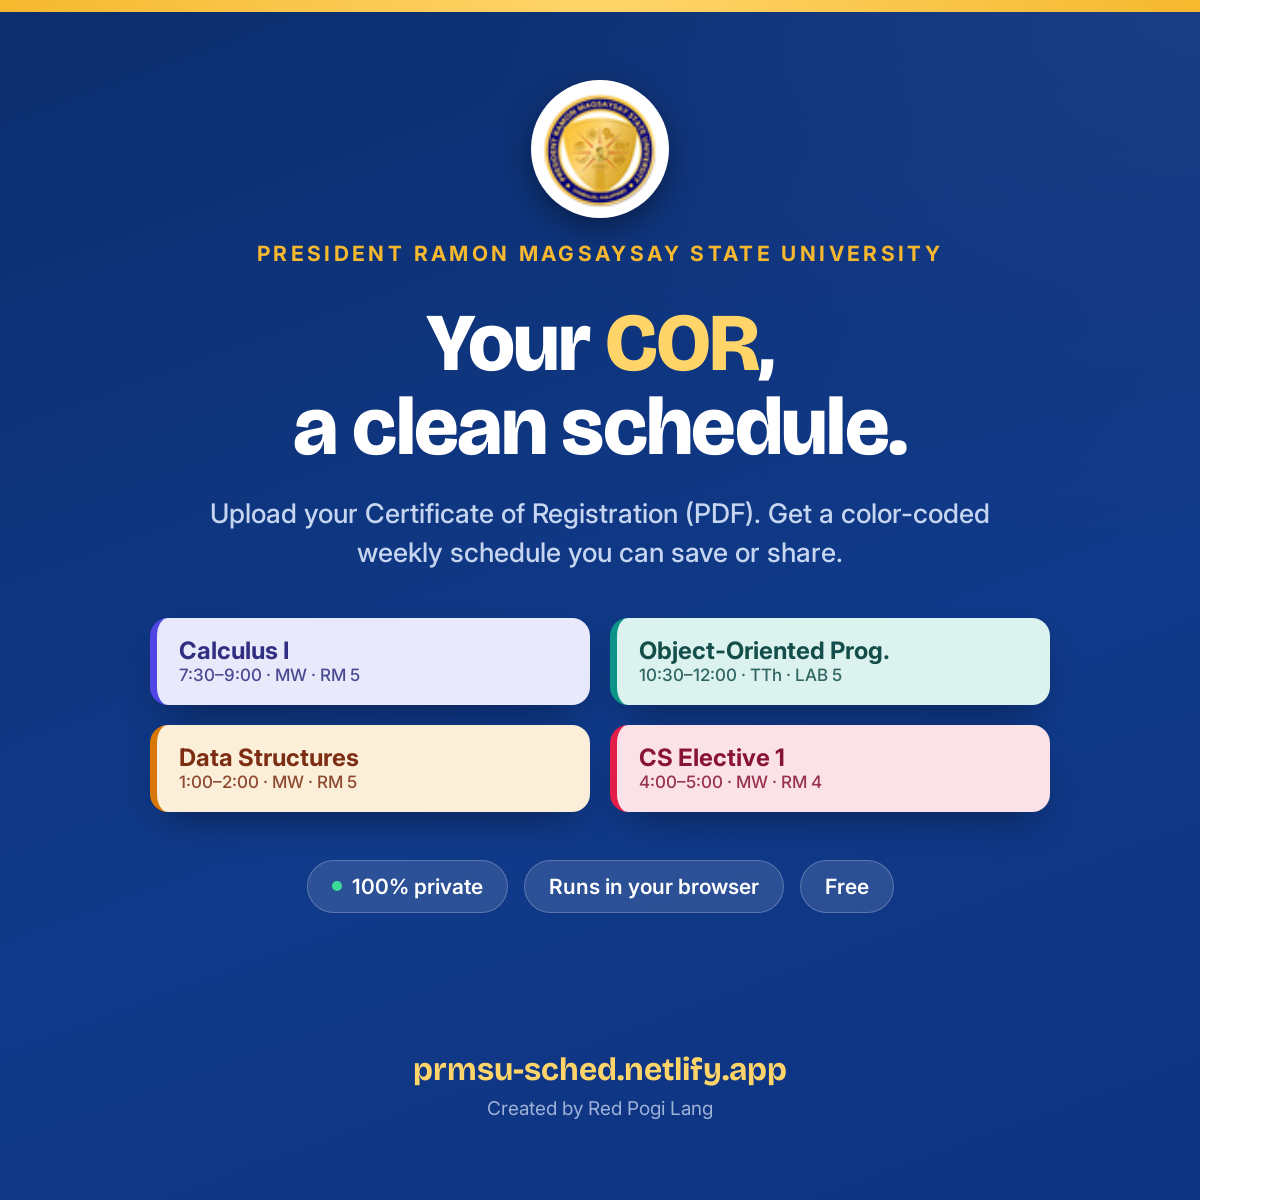
<file: prmsu-schedule-maker/og-square.html>
<!DOCTYPE html>
<html lang="en">
<head>
<meta charset="UTF-8" />
<link rel="preconnect" href="https://fonts.googleapis.com">
<link rel="preconnect" href="https://fonts.gstatic.com" crossorigin>
<link href="https://fonts.googleapis.com/css2?family=Bricolage+Grotesque:opsz,wght@12..96,600;12..96,700;12..96,800&family=Inter:wght@400;500;600;700&display=swap" rel="stylesheet">
<style>
  *{box-sizing:border-box;margin:0;padding:0}
  body{font-family:"Inter",sans-serif}
  .og{
    position:relative;width:1200px;height:1200px;overflow:hidden;color:#fff;
    background:
      radial-gradient(120% 90% at 100% 0%, #1B3C86 0%, rgba(27,60,134,0) 50%),
      linear-gradient(160deg,#0C2E6E 0%,#103A8A 60%,#0E3380 100%);
  }
  .rail{position:absolute;top:0;left:0;right:0;height:12px;background:linear-gradient(90deg,#F5B82E,#FFD56A 50%,#F5B82E)}
  .pad{position:absolute;inset:0;padding:80px 78px;display:flex;flex-direction:column;align-items:center;text-align:center}
  .seal{width:138px;height:138px;border-radius:50%;background:#fff;padding:8px;box-shadow:0 10px 30px rgba(0,0,0,.4)}
  .eyebrow{margin-top:22px;font-size:21px;letter-spacing:.16em;text-transform:uppercase;color:#F5B82E;font-weight:700;line-height:1.35}
  h1{font-family:"Bricolage Grotesque",sans-serif;font-weight:800;font-size:82px;line-height:1.02;letter-spacing:-.02em;margin-top:34px}
  h1 .g{color:#FFD56A}
  .tag{margin-top:24px;font-size:27px;line-height:1.45;color:#C7D6F0;font-weight:500;max-width:840px}

  .grid{display:grid;grid-template-columns:1fr 1fr;gap:20px;width:900px;margin:46px auto 0}
  .c{border-radius:18px;padding:20px 22px;border-left:7px solid;text-align:left;box-shadow:0 18px 40px -16px rgba(0,0,0,.45)}
  .c b{display:block;font-size:24px;font-weight:700;line-height:1.12}
  .c span{font-size:17px;opacity:.85;font-weight:500}
  .c1{background:#E8EAFB;border-color:#4F46E5;color:#312E81}
  .c2{background:#DCF2EE;border-color:#0D9488;color:#134E4A}
  .c3{background:#FBEFDA;border-color:#D97706;color:#7C2D12}
  .c4{background:#FBE2E9;border-color:#E11D48;color:#881337}

  .pills{display:flex;gap:16px;margin-top:48px;justify-content:center}
  .pill{background:rgba(255,255,255,.12);border:1px solid rgba(255,255,255,.22);border-radius:999px;padding:13px 24px;font-size:21px;font-weight:600;display:flex;align-items:center;gap:10px}
  .dot{width:10px;height:10px;border-radius:50%;background:#3DDC97}
  .foot{margin-top:auto;display:flex;flex-direction:column;gap:8px;align-items:center}
  .url{font-family:"Bricolage Grotesque",sans-serif;font-weight:700;font-size:32px;color:#FFD56A}
  .by{font-size:19px;color:#9FB2D8}
</style>
</head>
<body>
  <div class="og">
    <div class="rail"></div>
    <div class="pad">
      <img class="seal" src="seal.png" alt="">
      <div class="eyebrow">President Ramon Magsaysay State University</div>

      <h1>Your <span class="g">COR</span>,<br>a clean schedule.</h1>
      <p class="tag">Upload your Certificate of Registration (PDF). Get a color-coded weekly schedule you can save or share.</p>

      <div class="grid">
        <div class="c c1"><b>Calculus I</b><span>7:30–9:00 · MW · RM 5</span></div>
        <div class="c c2"><b>Object-Oriented Prog.</b><span>10:30–12:00 · TTh · LAB 5</span></div>
        <div class="c c3"><b>Data Structures</b><span>1:00–2:00 · MW · RM 5</span></div>
        <div class="c c4"><b>CS Elective 1</b><span>4:00–5:00 · MW · RM 4</span></div>
      </div>

      <div class="pills">
        <span class="pill"><span class="dot"></span>100% private</span>
        <span class="pill">Runs in your browser</span>
        <span class="pill">Free</span>
      </div>

      <div class="foot">
        <div class="url">prmsu-sched.netlify.app</div>
        <div class="by">Created by Red Pogi Lang</div>
      </div>
    </div>
  </div>
</body>
</html>
</file>
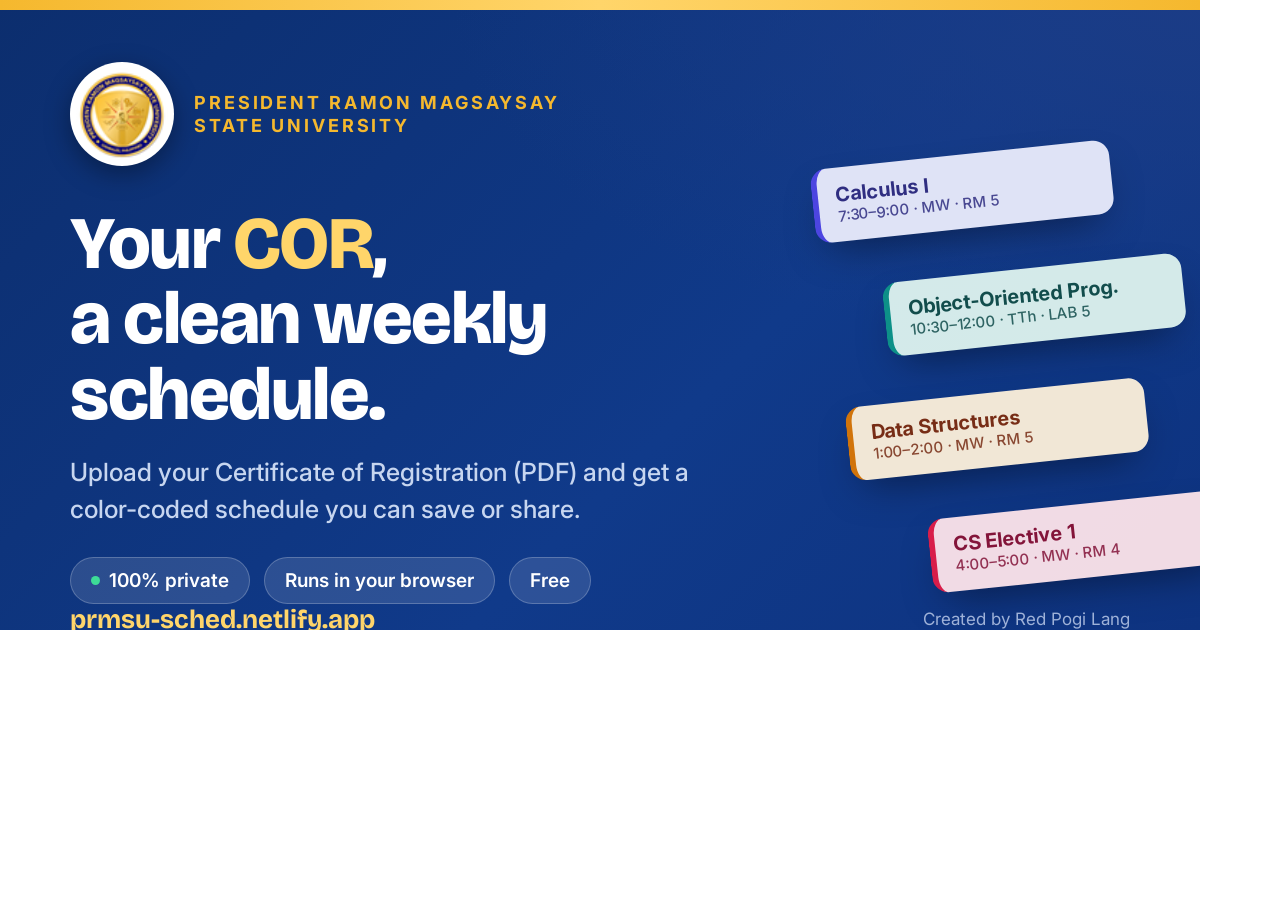
<file: prmsu-schedule-maker/og.html>
<!DOCTYPE html>
<html lang="en">
<head>
<meta charset="UTF-8" />
<link rel="preconnect" href="https://fonts.googleapis.com">
<link rel="preconnect" href="https://fonts.gstatic.com" crossorigin>
<link href="https://fonts.googleapis.com/css2?family=Bricolage+Grotesque:opsz,wght@12..96,600;12..96,700;12..96,800&family=Inter:wght@400;500;600;700&display=swap" rel="stylesheet">
<style>
  *{box-sizing:border-box;margin:0;padding:0}
  body{font-family:"Inter",sans-serif}
  .og{
    position:relative;width:1200px;height:630px;overflow:hidden;color:#fff;
    background:
      radial-gradient(130% 120% at 100% 0%, #1B3C86 0%, rgba(27,60,134,0) 48%),
      linear-gradient(135deg,#0C2E6E 0%,#103A8A 60%,#0E3380 100%);
  }
  .rail{position:absolute;top:0;left:0;right:0;height:10px;background:linear-gradient(90deg,#F5B82E,#FFD56A 50%,#F5B82E)}
  .pad{position:absolute;inset:0;padding:62px 70px;display:flex;flex-direction:column}
  .top{display:flex;align-items:center;gap:20px}
  .seal{width:104px;height:104px;border-radius:50%;background:#fff;padding:6px;box-shadow:0 8px 26px rgba(0,0,0,.35)}
  .eyebrow{font-size:18px;letter-spacing:.16em;text-transform:uppercase;color:#F5B82E;font-weight:700;line-height:1.3;max-width:560px}
  h1{font-family:"Bricolage Grotesque",sans-serif;font-weight:800;font-size:74px;line-height:1.02;letter-spacing:-.02em;margin-top:40px;max-width:760px}
  h1 .g{color:#FFD56A}
  .tag{margin-top:22px;font-size:25px;line-height:1.45;color:#C7D6F0;font-weight:500;max-width:680px}
  .pills{display:flex;gap:14px;margin-top:30px}
  .pill{background:rgba(255,255,255,.12);border:1px solid rgba(255,255,255,.22);border-radius:999px;padding:11px 20px;font-size:19px;font-weight:600;display:flex;align-items:center;gap:9px}
  .dot{width:9px;height:9px;border-radius:50%;background:#3DDC97}
  .foot{margin-top:auto;display:flex;align-items:center;justify-content:space-between}
  .url{font-family:"Bricolage Grotesque",sans-serif;font-weight:700;font-size:26px;color:#FFD56A}
  .by{font-size:17px;color:#9FB2D8}

  /* decorative mini schedule on the right */
  .cards{position:absolute;right:-30px;top:150px;width:430px;height:420px;transform:rotate(-6deg);opacity:.96}
  .c{position:absolute;border-radius:16px;padding:16px 18px;border-left:6px solid;box-shadow:0 18px 40px -16px rgba(0,0,0,.5)}
  .c b{display:block;font-size:20px;font-weight:700;line-height:1.1}
  .c span{font-size:15px;opacity:.85;font-weight:500}
  .c1{top:0;left:30px;width:300px;background:#E8EAFB;border-color:#4F46E5;color:#312E81}
  .c2{top:120px;left:90px;width:300px;background:#DCF2EE;border-color:#0D9488;color:#134E4A}
  .c3{top:240px;left:40px;width:300px;background:#FBEFDA;border-color:#D97706;color:#7C2D12}
  .c4{top:360px;left:110px;width:300px;background:#FBE2E9;border-color:#E11D48;color:#881337}
</style>
</head>
<body>
  <div class="og">
    <div class="rail"></div>

    <div class="cards">
      <div class="c c1"><b>Calculus I</b><span>7:30–9:00 · MW · RM 5</span></div>
      <div class="c c2"><b>Object-Oriented Prog.</b><span>10:30–12:00 · TTh · LAB 5</span></div>
      <div class="c c3"><b>Data Structures</b><span>1:00–2:00 · MW · RM 5</span></div>
      <div class="c c4"><b>CS Elective 1</b><span>4:00–5:00 · MW · RM 4</span></div>
    </div>

    <div class="pad">
      <div class="top">
        <img class="seal" src="seal.png" alt="">
        <div class="eyebrow">President Ramon Magsaysay<br>State University</div>
      </div>

      <h1>Your <span class="g">COR</span>,<br>a clean weekly schedule.</h1>
      <p class="tag">Upload your Certificate of Registration (PDF) and get a color-coded schedule you can save or share.</p>

      <div class="pills">
        <span class="pill"><span class="dot"></span>100% private</span>
        <span class="pill">Runs in your browser</span>
        <span class="pill">Free</span>
      </div>

      <div class="foot">
        <div class="url">prmsu-sched.netlify.app</div>
        <div class="by">Created by Red Pogi Lang</div>
      </div>
    </div>
  </div>
</body>
</html>
</file>
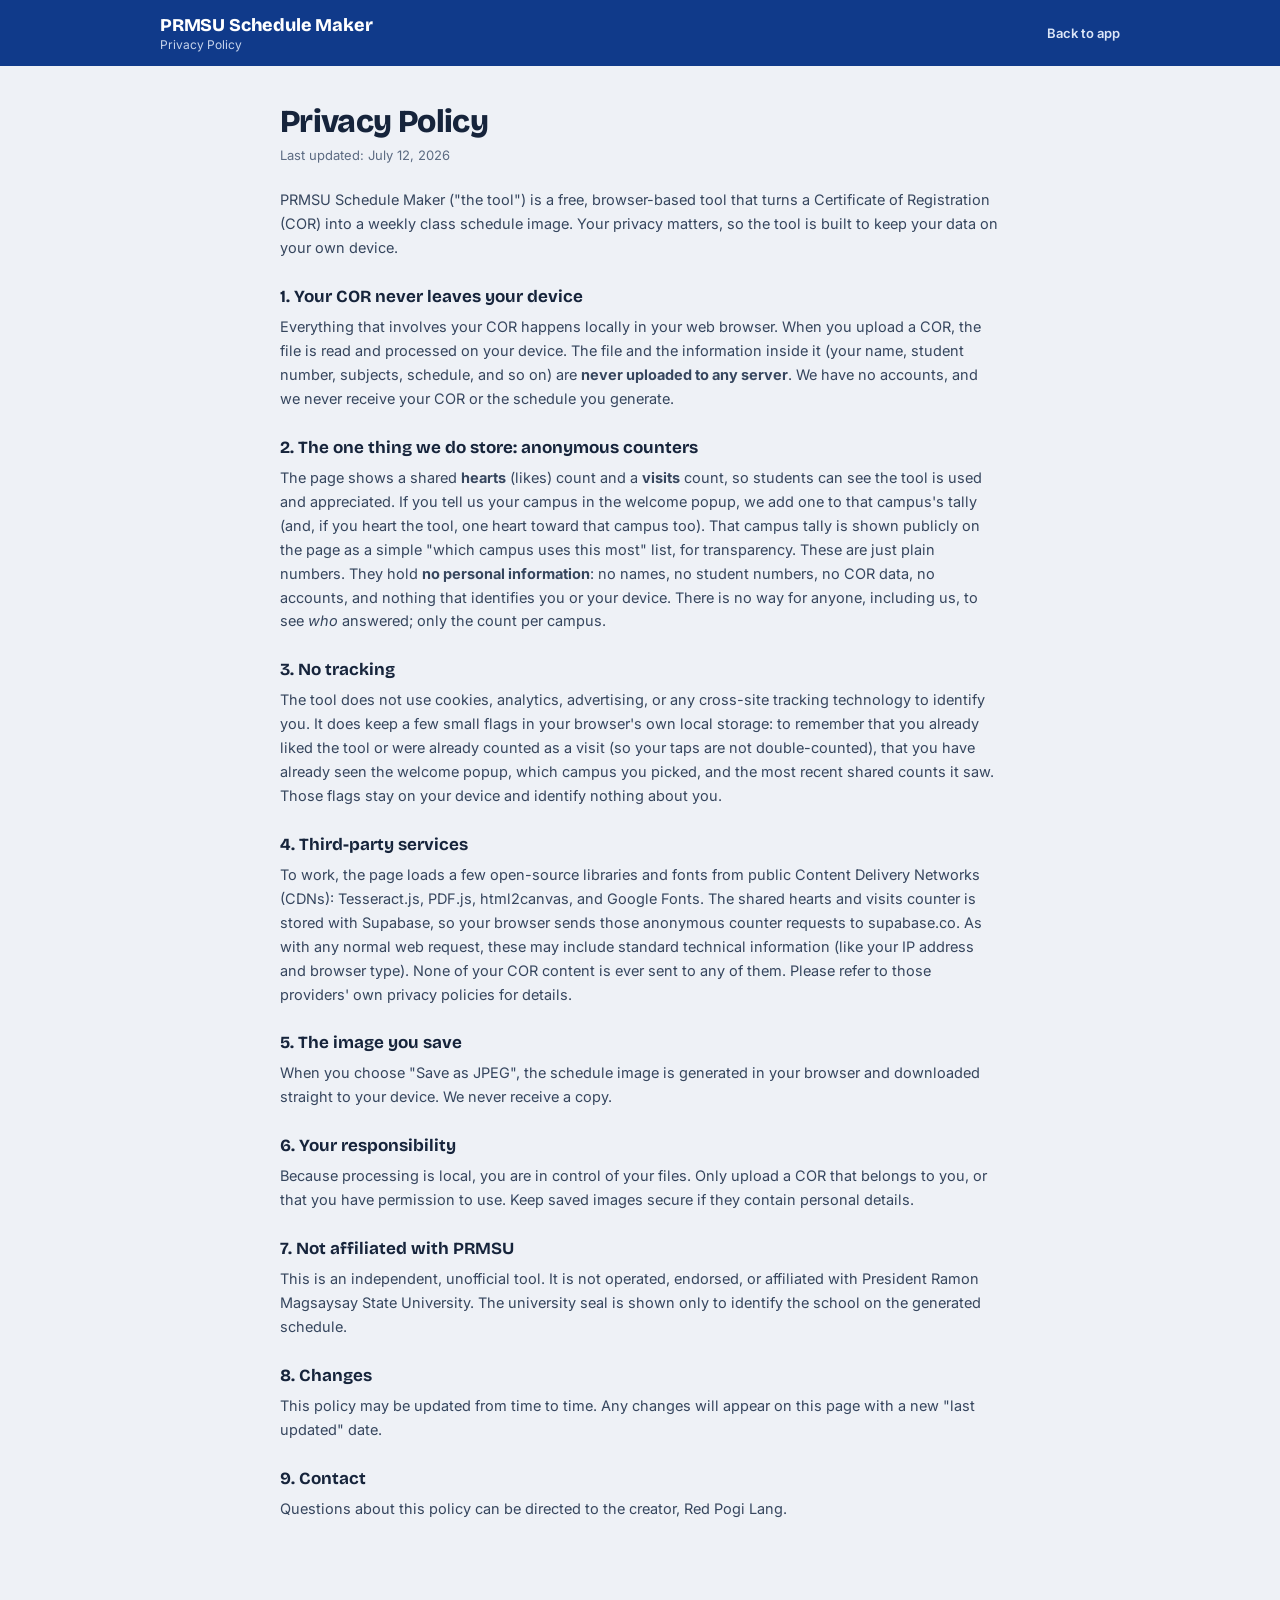
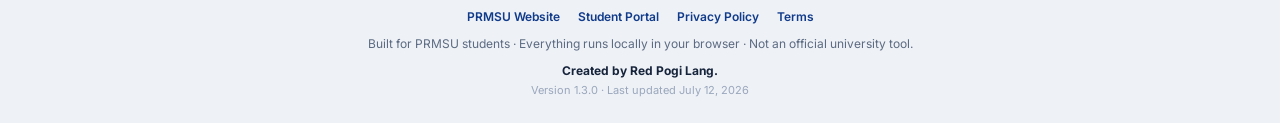
<file: prmsu-schedule-maker/privacy.html>
<!DOCTYPE html>
<html lang="en">
<head>
<meta charset="UTF-8" />
<meta name="viewport" content="width=device-width, initial-scale=1.0" />
<title>Privacy Policy · PRMSU Schedule Maker</title>
<link rel="icon" type="image/png" href="seal.png">
<link rel="preconnect" href="https://fonts.googleapis.com">
<link rel="preconnect" href="https://fonts.gstatic.com" crossorigin>
<link href="https://fonts.googleapis.com/css2?family=Bricolage+Grotesque:opsz,wght@12..96,600;12..96,700;12..96,800&family=Inter:wght@400;500;600;700&display=swap" rel="stylesheet">
<link rel="stylesheet" href="style.css">
</head>
<body>
  <header class="nav">
    <div class="nav-in">
      <div class="brand">
        <a href="index.html" style="text-decoration:none;color:inherit;display:flex;align-items:center;gap:13px">
          <div>
            <div class="brand-t">PRMSU Schedule Maker</div>
            <div class="brand-s">Privacy Policy</div>
          </div>
        </a>
      </div>
      <nav class="nav-links"><a href="index.html">Back to app</a></nav>
    </div>
  </header>

  <main class="wrap legal">
    <h1>Privacy Policy</h1>
    <p class="upd">Last updated: July 12, 2026</p>

    <p>PRMSU Schedule Maker ("the tool") is a free, browser-based tool that turns a Certificate of Registration (COR) into a weekly class schedule image. Your privacy matters, so the tool is built to keep your data on your own device.</p>

    <h2>1. Your COR never leaves your device</h2>
    <p>Everything that involves your COR happens locally in your web browser. When you upload a COR, the file is read and processed on your device. The file and the information inside it (your name, student number, subjects, schedule, and so on) are <b>never uploaded to any server</b>. We have no accounts, and we never receive your COR or the schedule you generate.</p>

    <h2>2. The one thing we do store: anonymous counters</h2>
    <p>The page shows a shared <b>hearts</b> (likes) count and a <b>visits</b> count, so students can see the tool is used and appreciated. If you tell us your campus in the welcome popup, we add one to that campus's tally (and, if you heart the tool, one heart toward that campus too). That campus tally is shown publicly on the page as a simple "which campus uses this most" list, for transparency. These are just plain numbers. They hold <b>no personal information</b>: no names, no student numbers, no COR data, no accounts, and nothing that identifies you or your device. There is no way for anyone, including us, to see <em>who</em> answered; only the count per campus.</p>

    <h2>3. No tracking</h2>
    <p>The tool does not use cookies, analytics, advertising, or any cross-site tracking technology to identify you. It does keep a few small flags in your browser's own local storage: to remember that you already liked the tool or were already counted as a visit (so your taps are not double-counted), that you have already seen the welcome popup, which campus you picked, and the most recent shared counts it saw. Those flags stay on your device and identify nothing about you.</p>

    <h2>4. Third-party services</h2>
    <p>To work, the page loads a few open-source libraries and fonts from public Content Delivery Networks (CDNs): Tesseract.js, PDF.js, html2canvas, and Google Fonts. The shared hearts and visits counter is stored with Supabase, so your browser sends those anonymous counter requests to supabase.co. As with any normal web request, these may include standard technical information (like your IP address and browser type). None of your COR content is ever sent to any of them. Please refer to those providers' own privacy policies for details.</p>

    <h2>5. The image you save</h2>
    <p>When you choose "Save as JPEG", the schedule image is generated in your browser and downloaded straight to your device. We never receive a copy.</p>

    <h2>6. Your responsibility</h2>
    <p>Because processing is local, you are in control of your files. Only upload a COR that belongs to you, or that you have permission to use. Keep saved images secure if they contain personal details.</p>

    <h2>7. Not affiliated with PRMSU</h2>
    <p>This is an independent, unofficial tool. It is not operated, endorsed, or affiliated with President Ramon Magsaysay State University. The university seal is shown only to identify the school on the generated schedule.</p>

    <h2>8. Changes</h2>
    <p>This policy may be updated from time to time. Any changes will appear on this page with a new "last updated" date.</p>

    <h2>9. Contact</h2>
    <p>Questions about this policy can be directed to the creator, Red Pogi Lang.</p>
  </main>

  <footer class="foot">
    <div class="foot-links">
      <a href="https://prmsu.edu.ph/" target="_blank" rel="noopener">PRMSU Website</a>
      <a href="https://icloudph.com/prmsu-main/sias/" target="_blank" rel="noopener">Student Portal</a>
      <a href="privacy.html">Privacy Policy</a>
      <a href="terms.html">Terms</a>
    </div>
    <div class="foot-note">Built for PRMSU students · Everything runs locally in your browser · Not an official university tool.</div>
    <div class="foot-credit">Created by Red Pogi Lang.</div>
    <div class="foot-meta">Version 1.3.0 · Last updated July 12, 2026</div>
  </footer>
</body>
</html>
</file>
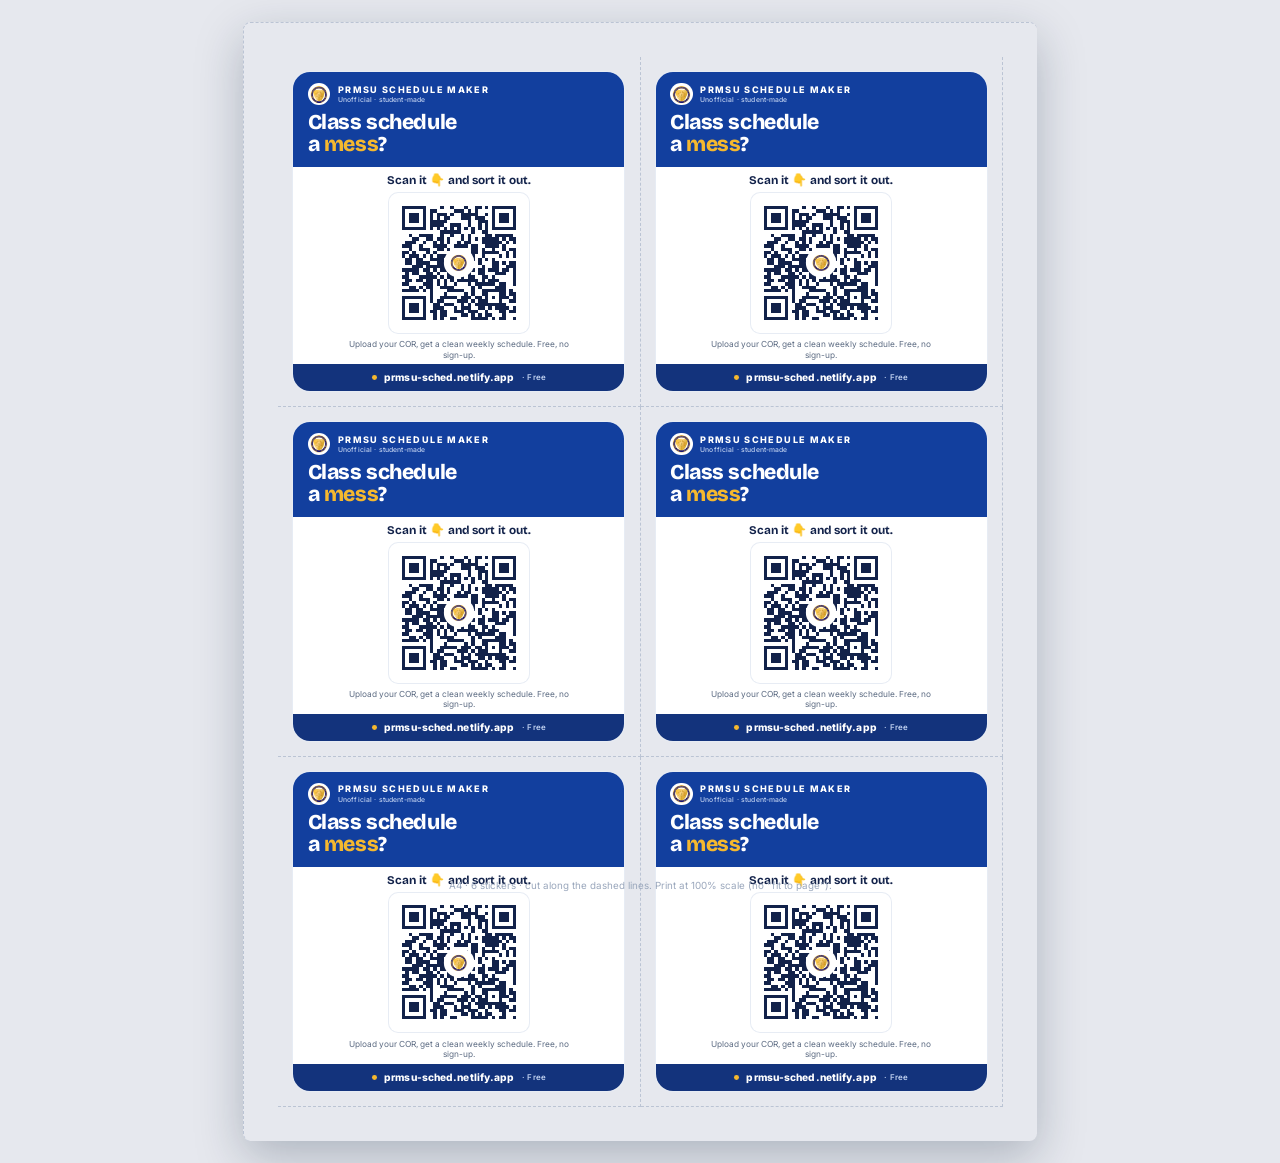
<file: prmsu-schedule-maker/qr-stickers.html>
<!DOCTYPE html>
<html lang="en">
<head>
<meta charset="UTF-8" />
<title>PRMSU Schedule Maker · QR sticker sheet (A4)</title>
<link rel="preconnect" href="https://fonts.googleapis.com">
<link rel="preconnect" href="https://fonts.gstatic.com" crossorigin>
<link href="https://fonts.googleapis.com/css2?family=Bricolage+Grotesque:opsz,wght@12..96,700;12..96,800&family=Inter:wght@400;500;600;700;800&display=swap" rel="stylesheet">
<style>
  *{margin:0;padding:0;box-sizing:border-box}
  @page{size:A4;margin:0}
  body{font-family:'Inter',sans-serif;background:#fff;-webkit-print-color-adjust:exact;print-color-adjust:exact}
  @media print{ html,body{width:210mm;height:297mm;overflow:hidden} }
  @media screen{
    body{background:#e6e8ee;min-height:100vh;padding:22px 0}
    .sheet{margin:0 auto;box-shadow:0 16px 48px rgba(16,36,59,.26);border-radius:2mm}
  }

  /* minmax(0,1fr) locks the rows to an equal share so they can NOT grow past
     the page (that was clipping the bottom row). */
  .sheet{width:210mm;height:296mm;padding:9mm;display:grid;
    grid-template-columns:repeat(2,minmax(0,1fr));grid-template-rows:repeat(3,minmax(0,1fr));gap:0;
    border-top:1px dashed #BBC4D4;border-left:1px dashed #BBC4D4}
  .cell{border-right:1px dashed #BBC4D4;border-bottom:1px dashed #BBC4D4;
    padding:4mm;display:flex;min-height:0}

  .sticker{position:relative;flex:1;min-height:0;display:flex;flex-direction:column;overflow:hidden;
    border-radius:4.5mm;background:#fff;box-shadow:0 0 0 1px #E7ECF4;color:#12224a}

  /* ---- blue header ---- */
  /* SOLID blue on purpose: gradients get exported as PDF "shadings" that some
     viewers/printers render wrong (pink). A flat color renders identically. */
  .s-head{position:relative;overflow:hidden;color:#fff;padding:2.8mm 3.8mm 3mm;
    background:#123f9e}
  .s-brandrow{position:relative;display:flex;align-items:center;gap:2mm}
  .s-brandrow img{width:6mm;height:6mm;border-radius:50%;background:#fff;padding:.5mm;flex:0 0 auto}
  .s-brandrow b{font-size:2.4mm;font-weight:800;letter-spacing:.15em}
  .s-brandrow small{display:block;font-size:1.8mm;font-weight:500;color:#BFD0F0;letter-spacing:.02em;margin-top:.2mm}
  .s-hook{position:relative;font-family:'Bricolage Grotesque',sans-serif;font-weight:800;
    font-size:5.6mm;line-height:1.03;letter-spacing:-.02em;margin-top:1.8mm}
  .s-hook em{font-style:normal;color:#F5B82E}

  /* ---- white body with the QR ---- */
  .s-body{flex:1;min-height:0;display:flex;flex-direction:column;align-items:center;justify-content:center;
    padding:2.4mm 3.8mm 1.8mm;text-align:center}
  .s-scan{font-family:'Bricolage Grotesque',sans-serif;font-weight:700;font-size:3.1mm;color:#12224a;margin-bottom:1.6mm}
  .s-scan span{color:#D99B1C}
  /* white panel + quiet zone so the QR is not "cut" and scans well */
  .s-qr{position:relative;width:37mm;height:37mm;background:#fff;border-radius:2.4mm;padding:3.4mm;
    box-shadow:0 0 0 1px #E7ECF4;flex:0 0 auto}
  .s-qr svg{width:100%;height:100%;display:block}
  .s-qseal{position:absolute;top:50%;left:50%;transform:translate(-50%,-50%);
    width:6mm;height:6mm;border-radius:50%;background:#fff;display:flex;align-items:center;justify-content:center;
    box-shadow:0 0 0 1mm #fff}
  .s-qseal img{width:4.9mm;height:4.9mm}
  .s-desc{font-size:2.2mm;line-height:1.3;color:#5C6B82;margin-top:1.6mm;max-width:62mm}

  /* ---- url footer ---- */
  .s-url{display:flex;align-items:center;justify-content:center;gap:2mm;
    background:#13337C;color:#fff;padding:2mm;font-weight:800;font-size:2.7mm;letter-spacing:.01em}
  .s-url .dot{width:1.3mm;height:1.3mm;border-radius:50%;background:#F5B82E;flex:0 0 auto}
  .s-url .tag{font-weight:600;font-size:2.1mm;color:#BFD0F0;letter-spacing:.02em}

  .hint{position:fixed;bottom:2.5mm;left:0;right:0;text-align:center;font-size:2.6mm;color:#9AA7BC}
  @media print{.hint{display:none}}
</style>
</head>
<body>
  <!-- QR for https://prmsu-sched.netlify.app/  (error-correction H) -->
  <svg style="display:none" xmlns="http://www.w3.org/2000/svg"><symbol id="qr" viewBox="0 0 33 33"><path shape-rendering="crispEdges" stroke="#12224a" d="M0 0.5h7m4 0h1m2 0h1m3 0h1m2 0h2m1 0h1m1 0h7M0 1.5h1m5 0h1m1 0h2m5 0h3m1 0h1m1 0h1m4 0h1m5 0h1M0 2.5h1m1 0h3m1 0h1m1 0h1m1 0h3m1 0h1m2 0h5m2 0h1m1 0h1m1 0h3m1 0h1M0 3.5h1m1 0h3m1 0h1m1 0h1m1 0h1m1 0h2m3 0h3m1 0h3m2 0h1m1 0h3m1 0h1M0 4.5h1m1 0h3m1 0h1m1 0h5m6 0h1m2 0h3m1 0h1m1 0h3m1 0h1M0 5.5h1m5 0h1m1 0h4m2 0h3m2 0h1m2 0h1m1 0h1m1 0h1m5 0h1M0 6.5h7m1 0h1m1 0h1m1 0h1m1 0h1m1 0h1m1 0h1m1 0h1m1 0h1m1 0h1m1 0h7M11 7.5h6m3 0h1m2 0h2M2 8.5h1m2 0h4m2 0h1m2 0h1m2 0h1m1 0h1m4 0h2m1 0h5M3 9.5h2m2 0h2m1 0h2m1 0h1m3 0h1m1 0h1m1 0h1m1 0h5m1 0h1m1 0h2M1 10.5h3m2 0h1m2 0h1m1 0h1m1 0h1m2 0h1m1 0h2m3 0h6m1 0h1m1 0h1M0 11.5h3m2 0h1m3 0h4m2 0h4m1 0h2m2 0h4m1 0h1M2 12.5h1m2 0h3m2 0h2m1 0h1m6 0h2m1 0h1m2 0h1m2 0h1m1 0h2M0 13.5h2m1 0h1m3 0h1m1 0h1m6 0h3m1 0h2m1 0h5m2 0h1m1 0h1M0 14.5h1m1 0h3m1 0h1m1 0h1m1 0h4m1 0h3m1 0h2m2 0h1m4 0h1m1 0h1m1 0h1M1 15.5h2m1 0h2m2 0h4m1 0h2m4 0h2m1 0h1m1 0h1m1 0h1M1 16.5h2m1 0h4m2 0h2m1 0h1m1 0h3m1 0h1m2 0h1m3 0h2m1 0h1m1 0h2M3 17.5h3m1 0h6m5 0h1m4 0h1m2 0h2m2 0h3M0 18.5h5m1 0h2m1 0h1m1 0h2m5 0h3m1 0h2m1 0h3m1 0h2m1 0h1M1 19.5h1m1 0h2m2 0h2m1 0h1m2 0h3m1 0h1m1 0h1m2 0h2m3 0h3m2 0h1M0 20.5h2m3 0h5m1 0h1m1 0h2m2 0h1m1 0h2m2 0h2m1 0h1m5 0h1M1 21.5h2m1 0h2m1 0h2m1 0h1m1 0h1m1 0h1m1 0h6m1 0h1m1 0h3m4 0h1M0 22.5h2m4 0h3m1 0h1m1 0h1m2 0h1m3 0h1m1 0h6m1 0h2m2 0h1M2 23.5h2m1 0h1m1 0h2m2 0h4m5 0h1m1 0h1m4 0h3M0 24.5h5m1 0h1m1 0h1m4 0h5m2 0h1m2 0h7m1 0h1M8 25.5h1m3 0h1m5 0h1m1 0h1m2 0h2m3 0h2m1 0h2M0 26.5h7m1 0h1m2 0h5m1 0h3m1 0h2m1 0h1m1 0h1m1 0h3m1 0h1M0 27.5h1m5 0h1m1 0h1m1 0h2m4 0h3m1 0h1m1 0h3m3 0h1m2 0h2M0 28.5h1m1 0h3m1 0h1m2 0h2m1 0h3m2 0h1m1 0h1m1 0h9M0 29.5h1m1 0h3m1 0h1m2 0h3m3 0h1m1 0h3m2 0h2m1 0h1m1 0h4m1 0h1M0 30.5h1m1 0h3m1 0h1m1 0h2m1 0h2m2 0h3m1 0h3m2 0h1m3 0h2m1 0h2M0 31.5h1m5 0h1m2 0h1m1 0h2m4 0h2m1 0h1m1 0h1m1 0h2m3 0h1M0 32.5h7m2 0h1m1 0h1m2 0h2m4 0h5m1 0h1m1 0h2m2 0h1"/></symbol></svg>

  <div class="sheet" id="sheet"></div>
  <div class="hint">A4 · 6 stickers · cut along the dashed lines. Print at 100% scale (no "fit to page").</div>

  <template id="tpl">
    <div class="cell"><div class="sticker">
      <div class="s-head">
        <div class="s-brandrow"><img src="seal.png" alt=""><b>PRMSU SCHEDULE MAKER<small>Unofficial · student-made</small></b></div>
        <div class="s-hook">Class schedule<br>a <em>mess</em>?</div>
      </div>
      <div class="s-body">
        <div class="s-scan">Scan it <span>&#128071;</span> and sort it out.</div>
        <div class="s-qr"><svg viewBox="0 0 33 33"><use href="#qr"/></svg><span class="s-qseal"><img src="seal.png" alt=""></span></div>
        <div class="s-desc">Upload your COR, get a clean weekly schedule. Free, no sign-up.</div>
      </div>
      <div class="s-url"><span class="dot"></span>prmsu-sched.netlify.app<span class="tag">· Free</span></div>
    </div></div>
  </template>

  <script>
    var sheet=document.getElementById('sheet'), tpl=document.getElementById('tpl');
    for(var i=0;i<6;i++) sheet.appendChild(tpl.content.cloneNode(true));
  </script>
</body>
</html>
</file>
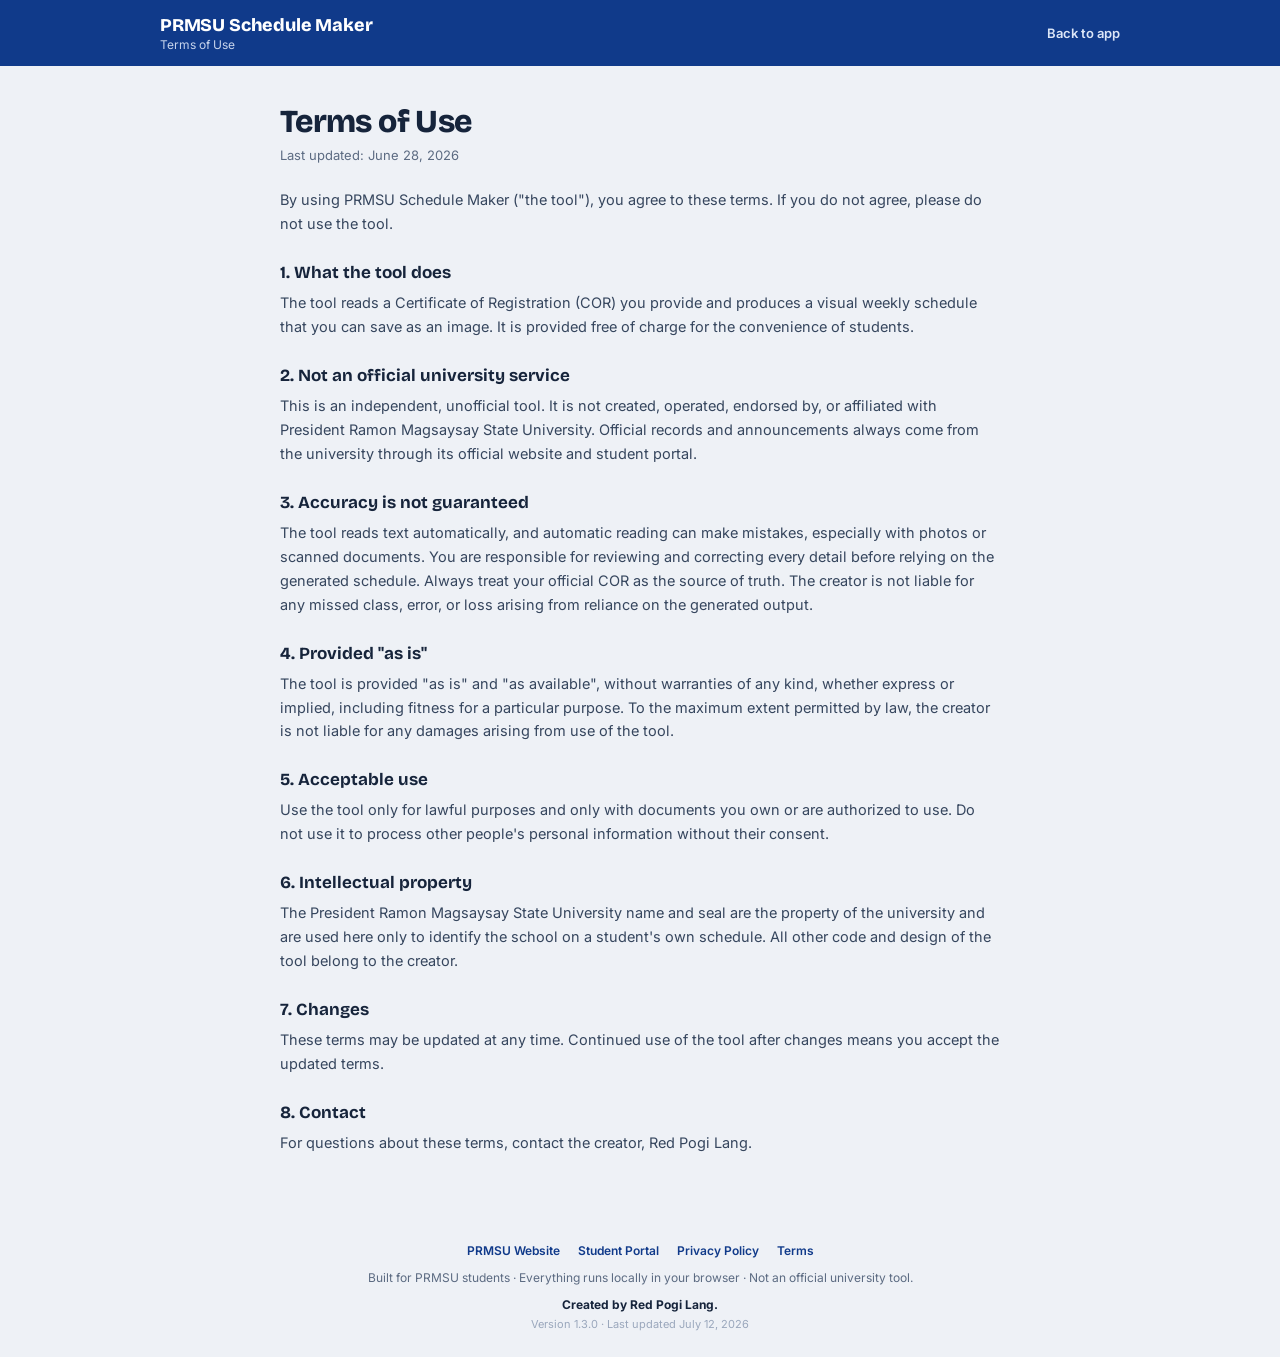
<file: prmsu-schedule-maker/terms.html>
<!DOCTYPE html>
<html lang="en">
<head>
<meta charset="UTF-8" />
<meta name="viewport" content="width=device-width, initial-scale=1.0" />
<title>Terms of Use · PRMSU Schedule Maker</title>
<link rel="icon" type="image/png" href="seal.png">
<link rel="preconnect" href="https://fonts.googleapis.com">
<link rel="preconnect" href="https://fonts.gstatic.com" crossorigin>
<link href="https://fonts.googleapis.com/css2?family=Bricolage+Grotesque:opsz,wght@12..96,600;12..96,700;12..96,800&family=Inter:wght@400;500;600;700&display=swap" rel="stylesheet">
<link rel="stylesheet" href="style.css">
</head>
<body>
  <header class="nav">
    <div class="nav-in">
      <div class="brand">
        <a href="index.html" style="text-decoration:none;color:inherit;display:flex;align-items:center;gap:13px">
          <div>
            <div class="brand-t">PRMSU Schedule Maker</div>
            <div class="brand-s">Terms of Use</div>
          </div>
        </a>
      </div>
      <nav class="nav-links"><a href="index.html">Back to app</a></nav>
    </div>
  </header>

  <main class="wrap legal">
    <h1>Terms of Use</h1>
    <p class="upd">Last updated: June 28, 2026</p>

    <p>By using PRMSU Schedule Maker ("the tool"), you agree to these terms. If you do not agree, please do not use the tool.</p>

    <h2>1. What the tool does</h2>
    <p>The tool reads a Certificate of Registration (COR) you provide and produces a visual weekly schedule that you can save as an image. It is provided free of charge for the convenience of students.</p>

    <h2>2. Not an official university service</h2>
    <p>This is an independent, unofficial tool. It is not created, operated, endorsed by, or affiliated with President Ramon Magsaysay State University. Official records and announcements always come from the university through its official website and student portal.</p>

    <h2>3. Accuracy is not guaranteed</h2>
    <p>The tool reads text automatically, and automatic reading can make mistakes, especially with photos or scanned documents. You are responsible for reviewing and correcting every detail before relying on the generated schedule. Always treat your official COR as the source of truth. The creator is not liable for any missed class, error, or loss arising from reliance on the generated output.</p>

    <h2>4. Provided "as is"</h2>
    <p>The tool is provided "as is" and "as available", without warranties of any kind, whether express or implied, including fitness for a particular purpose. To the maximum extent permitted by law, the creator is not liable for any damages arising from use of the tool.</p>

    <h2>5. Acceptable use</h2>
    <p>Use the tool only for lawful purposes and only with documents you own or are authorized to use. Do not use it to process other people's personal information without their consent.</p>

    <h2>6. Intellectual property</h2>
    <p>The President Ramon Magsaysay State University name and seal are the property of the university and are used here only to identify the school on a student's own schedule. All other code and design of the tool belong to the creator.</p>

    <h2>7. Changes</h2>
    <p>These terms may be updated at any time. Continued use of the tool after changes means you accept the updated terms.</p>

    <h2>8. Contact</h2>
    <p>For questions about these terms, contact the creator, Red Pogi Lang.</p>
  </main>

  <footer class="foot">
    <div class="foot-links">
      <a href="https://prmsu.edu.ph/" target="_blank" rel="noopener">PRMSU Website</a>
      <a href="https://icloudph.com/prmsu-main/sias/" target="_blank" rel="noopener">Student Portal</a>
      <a href="privacy.html">Privacy Policy</a>
      <a href="terms.html">Terms</a>
    </div>
    <div class="foot-note">Built for PRMSU students · Everything runs locally in your browser · Not an official university tool.</div>
    <div class="foot-credit">Created by Red Pogi Lang.</div>
    <div class="foot-meta">Version 1.3.0 · Last updated July 12, 2026</div>
  </footer>
</body>
</html>
</file>
<file: prmsu-schedule-maker/style.css>
:root{
  --blue:#103A8A; --blue-d:#0C2E6E; --gold:#F5B82E; --gold-d:#D99B1C;
  --bg:#EEF1F6; --card:#FFFFFF; --ink:#16243B; --muted:#5C6B82;
  --line:#E3E8F0; --line2:#EDF1F6;
}
*{box-sizing:border-box}
html,body{margin:0}
body{
  background:var(--bg); color:var(--ink);
  font-family:"Inter",system-ui,-apple-system,Segoe UI,Roboto,sans-serif;
  -webkit-font-smoothing:antialiased;
}
.hidden{display:none !important}

/* ---------------- nav ---------------- */
.nav{background:var(--blue);color:#fff}
.nav-in{max-width:1000px;margin:0 auto;padding:14px 20px;display:flex;align-items:center;justify-content:space-between;gap:16px;flex-wrap:wrap}
.nav-links{display:flex;gap:18px;flex-wrap:wrap}
.nav-links a{color:#DCE6F7;font-size:13px;font-weight:600;text-decoration:none;display:inline-flex;align-items:center;gap:6px}
.nav-links a:hover{color:#fff}
.brand{display:flex;align-items:center;gap:13px}
.brand img{width:46px;height:46px;border-radius:50%;background:#fff;padding:3px;flex:0 0 auto;box-shadow:0 2px 8px rgba(0,0,0,.25);object-fit:contain;display:block}
.brand-t{font-family:"Bricolage Grotesque",sans-serif;font-weight:800;font-size:18px;letter-spacing:-.01em}
.brand-s{font-size:12px;color:#C7D4EC;margin-top:1px}

.wrap{max-width:1000px;margin:0 auto;padding:30px 20px 50px}
.step{animation:fade .35s ease}

/* =====================================================
   HERO / COVER BANNER  (animated, pure CSS)
   ===================================================== */
.cover{position:relative;overflow:hidden;color:#fff;isolation:isolate;
  background:
    radial-gradient(92% 130% at 88% -25%, #1E56BC 0%, rgba(30,86,188,0) 52%),
    radial-gradient(70% 120% at 6% 130%, #0A2A66 0%, rgba(10,42,102,0) 55%),
    linear-gradient(135deg,#0C2E6E 0%,#103A8A 52%,#12409e 100%)}
/* faint weekly-grid motif, slowly drifting, faded toward the left */
.cover-grid{position:absolute;inset:-2px;pointer-events:none;opacity:.13;z-index:-1;
  background-image:
    repeating-linear-gradient(90deg,transparent 0 73px,rgba(255,255,255,.75) 73px 74px),
    repeating-linear-gradient(0deg,transparent 0 29px,rgba(255,255,255,.6) 29px 30px);
  -webkit-mask-image:linear-gradient(105deg,transparent 40%,#000 95%);
          mask-image:linear-gradient(105deg,transparent 40%,#000 95%);
  animation:cover-slide 24s linear infinite}
@keyframes cover-slide{to{background-position:73px 0,0 30px}}
/* drifting gold orbs */
.cover-orb{position:absolute;border-radius:50%;pointer-events:none;z-index:-1;filter:blur(1px);
  background:radial-gradient(circle at 35% 35%,rgba(245,184,46,.5),rgba(245,184,46,0) 70%)}
.cover-orb.o1{width:130px;height:130px;top:-34px;left:11%;animation:orb 17s ease-in-out infinite}
.cover-orb.o2{width:72px;height:72px;bottom:-16px;left:45%;animation:orb 23s ease-in-out infinite reverse}
.cover-orb.o3{width:96px;height:96px;top:16%;right:24%;animation:orb 20s ease-in-out infinite}
@keyframes orb{0%,100%{transform:translate(0,0)}50%{transform:translate(16px,-18px)}}

.cover-in{position:relative;z-index:1;max-width:1000px;margin:0 auto;
  padding:34px 20px 30px;display:flex;align-items:center;gap:24px}
.cover-seal{width:84px;height:84px;flex:0 0 auto;border-radius:50%;background:#fff;padding:6px;object-fit:contain;
  box-shadow:0 12px 32px rgba(0,0,0,.36);animation:cover-pop .7s cubic-bezier(.2,.85,.25,1.05) both}
.cover-txt{min-width:0}
.cover-eyebrow{font-size:12px;letter-spacing:.15em;text-transform:uppercase;color:#F5C64E;font-weight:800;
  animation:cover-up .6s .04s both}
.cover-title{font-family:"Bricolage Grotesque",sans-serif;font-weight:800;letter-spacing:-.025em;
  font-size:clamp(26px,4.7vw,40px);line-height:1.04;margin:7px 0 0;animation:cover-up .6s .12s both}
.cover-title .g{color:#F5B82E}
.cover-sub{font-size:15px;line-height:1.5;color:#CBD8F2;margin:11px 0 0;max-width:544px;animation:cover-up .6s .2s both}
.cover-chips{display:flex;flex-wrap:wrap;gap:8px;margin-top:16px;animation:cover-up .6s .28s both}
.cover-chips span{display:inline-flex;align-items:center;gap:7px;font-size:12px;font-weight:600;color:#E7EEFB;
  background:rgba(255,255,255,.1);border:1px solid rgba(255,255,255,.2);padding:6px 13px;border-radius:999px}
.cover-chips span::before{content:"";width:6px;height:6px;border-radius:50%;background:#F5B82E;flex:0 0 auto}
.cover-rail{position:relative;z-index:1;height:4px;background:linear-gradient(90deg,var(--gold),#FFD56A 50%,var(--gold))}
@keyframes cover-up{from{opacity:0;transform:translateY(14px)}to{opacity:1;transform:none}}
@keyframes cover-pop{from{opacity:0;transform:scale(.6) rotate(-10deg)}to{opacity:1;transform:none}}
@media (max-width:600px){
  /* stack the seal on top so it sits with the title, not floating mid-text */
  .cover-in{flex-direction:column;align-items:flex-start;gap:13px;padding:22px 16px 20px}
  .cover-seal{width:54px;height:54px}
  .cover-title{font-size:clamp(24px,7.6vw,32px);line-height:1.06}
  .cover-sub{font-size:13.5px;margin-top:9px}
  .cover-chips{gap:7px;margin-top:14px}
  .cover-chips span{padding:5px 11px;font-size:11.5px}
}

/* intro heading that replaced the old left-column hero text */
.up-h{font-family:"Bricolage Grotesque",sans-serif;font-weight:800;font-size:clamp(20px,3vw,26px);
  letter-spacing:-.02em;margin:0;line-height:1.1}
.up-lead{color:var(--muted);font-size:14.5px;line-height:1.55;margin:11px 0 0;max-width:520px}

/* upload landing: balanced two-column hero (copy left, upload card right) */
.up-grid{display:grid;grid-template-columns:1.05fr .95fr;gap:46px;align-items:center;margin-top:10px}
.up-left{min-width:0}
.up-right{min-width:0}
.up-card{background:#fff;border:1px solid var(--line);border-radius:20px;padding:22px 22px 20px;box-shadow:0 22px 54px -30px rgba(16,36,59,.4)}
.up-card .hero-note{margin:0 0 14px}
.up-card .agree{margin:0 0 14px}
.up-card .note{margin:14px 4px 0}

.trust-list{list-style:none;margin:26px 0 0;padding:0;display:flex;flex-direction:column;gap:16px}
.trust-list li{display:flex;gap:13px;align-items:flex-start;animation:cover-up .55s both}
.trust-list li:nth-child(1){animation-delay:.12s}
.trust-list li:nth-child(2){animation-delay:.22s}
.trust-list li:nth-child(3){animation-delay:.32s}
.trust-list svg{transition:transform .2s}
.trust-list li:hover svg{transform:scale(1.12)}
.trust-list svg{width:22px;height:22px;color:var(--blue);flex:0 0 auto;margin-top:2px}
.trust-list b{display:block;font-size:14px;margin-bottom:2px}
.trust-list span{font-size:12.5px;color:var(--muted);line-height:1.5}
.share-tool{margin-top:26px}

@media (max-width:820px){
  .up-grid{grid-template-columns:1fr;gap:24px;margin-top:4px}
  .trust-list{margin-top:20px}
}
@keyframes fade{from{opacity:0;transform:translateY(6px)}to{opacity:1;transform:none}}

/* ---------------- hero / upload ---------------- */
.hero-t{font-family:"Bricolage Grotesque",sans-serif;font-weight:800;font-size:clamp(28px,5vw,40px);letter-spacing:-.025em;margin:6px 0 0;line-height:1.05}
.hero-t span{color:var(--blue)}
.hero-s{color:var(--muted);font-size:15px;max-width:560px;margin:12px 0 24px;line-height:1.5}

.drop{
  border:2px dashed #C3CEDE;border-radius:18px;background:#fff;
  padding:34px 22px;text-align:center;cursor:pointer;transition:.18s;
}
.drop:hover,.drop.over{border-color:var(--blue);background:#F7FAFF}
.drop.over{box-shadow:0 0 0 4px rgba(16,58,138,.12);transform:translateY(-1px)}
.drop.disabled{opacity:.5;filter:grayscale(.3)}
.drop.disabled .drop-t,.drop.disabled .drop-ico{color:var(--muted)}
.drop-ico{font-size:42px;line-height:1;animation:bob 3.4s ease-in-out infinite}
.drop:hover .drop-ico{animation-play-state:paused}
@keyframes bob{0%,100%{transform:translateY(0)}50%{transform:translateY(-6px)}}
.drop-t{font-family:"Bricolage Grotesque",sans-serif;font-weight:700;font-size:19px;margin-top:12px}
.drop-s{color:var(--muted);font-size:13.5px;margin-top:6px}
.link{background:none;border:0;color:var(--blue);font:inherit;font-weight:700;cursor:pointer;text-decoration:underline;padding:0}

.hero-note{display:flex;align-items:center;gap:9px;color:#2E7D46;font-size:13.5px;font-weight:600;margin:0 0 16px}
.hero-note svg{width:16px;height:16px;flex:0 0 auto}

.agree{display:flex;align-items:flex-start;gap:11px;font-size:13px;color:var(--ink);line-height:1.5;margin:0 0 16px;cursor:pointer;border-radius:12px;padding:4px;transition:background .25s,box-shadow .25s}
.agree input{margin-top:2px;width:17px;height:17px;flex:0 0 auto;accent-color:var(--blue);cursor:pointer}
.agree a{color:var(--blue);font-weight:600}
.agree.flash{animation:agreeflash .65s}
@keyframes agreeflash{0%,100%{background:transparent;box-shadow:none}25%,75%{background:#FFF6E2;box-shadow:0 0 0 2px var(--gold)}}

.result-actions{display:flex;gap:10px}

.row-actions{display:flex;gap:12px;margin-top:18px;flex-wrap:wrap}
.row-actions.between{justify-content:space-between}
.note{color:var(--muted);font-size:12.5px;margin-top:18px;line-height:1.5;max-width:600px}

.ico{width:16px;height:16px;flex:0 0 auto}
.ico-lg{width:46px;height:46px;color:var(--blue)}
.btn{
  appearance:none;border:0;background:var(--blue);color:#fff;
  font:inherit;font-weight:700;font-size:14px;padding:11px 20px;border-radius:999px;cursor:pointer;transition:.15s;
  display:inline-flex;align-items:center;justify-content:center;gap:8px;
}
.btn:hover{background:var(--blue-d);transform:translateY(-1px);box-shadow:0 10px 20px -10px rgba(16,36,59,.55)}
.btn:active{transform:translateY(0)}
.btn:disabled{opacity:.55;cursor:default;transform:none;box-shadow:none}
.btn.ghost{background:#fff;color:var(--blue);box-shadow:inset 0 0 0 1.5px #CBD7E8}
.btn.ghost:hover{background:#F2F6FC}
.btn.small{padding:7px 13px;font-size:12.5px}

/* ---------------- processing ---------------- */
.proc{text-align:center;padding:50px 20px}
.spinner{position:relative;width:54px;height:54px;border-radius:50%;border:5px solid #DCE4F0;border-top-color:var(--blue);margin:0 auto;animation:spin 1s linear infinite}
.spinner::after{content:"";position:absolute;inset:4px;border-radius:50%;border:4px solid transparent;border-bottom-color:var(--gold);animation:spin 1.7s linear infinite reverse}
@keyframes spin{to{transform:rotate(360deg)}}
.proc-t{font-family:"Bricolage Grotesque",sans-serif;font-weight:700;font-size:20px;margin-top:20px}
.proc-s{color:var(--muted);font-size:13px;margin-top:8px}
.bar{height:8px;background:#DCE4F0;border-radius:999px;max-width:340px;margin:18px auto 0;overflow:hidden}
.bar-fill{position:relative;height:100%;width:0;background:linear-gradient(90deg,var(--blue),var(--gold));transition:width .25s;overflow:hidden}
.bar-fill::after{content:"";position:absolute;inset:0;background:linear-gradient(90deg,transparent,rgba(255,255,255,.6),transparent);transform:translateX(-100%);animation:shimmer 1.25s linear infinite}
@keyframes shimmer{to{transform:translateX(100%)}}

/* ---------------- review ---------------- */
.sec-head h2{font-family:"Bricolage Grotesque",sans-serif;font-weight:800;font-size:26px;margin:0;letter-spacing:-.02em}
.sec-head p{color:var(--muted);font-size:14px;margin:7px 0 22px}
.panel{background:#fff;border:1px solid var(--line);border-radius:16px;padding:18px 18px 20px;margin-bottom:18px}
.panel h3{font-family:"Bricolage Grotesque",sans-serif;font-weight:700;font-size:15px;margin:0 0 14px}
.panel-head{display:flex;align-items:center;justify-content:space-between;margin-bottom:14px}
.panel-head h3{margin:0}
.form-grid{display:grid;grid-template-columns:repeat(2,1fr);gap:13px}
.form-grid label{display:flex;flex-direction:column;font-size:12px;font-weight:600;color:var(--muted);gap:5px}
.form-grid input{font:inherit;font-size:14px;color:var(--ink);padding:9px 11px;border:1px solid #D5DEEC;border-radius:9px;font-weight:500}
input:focus,select:focus{outline:2px solid var(--blue);outline-offset:-1px;border-color:var(--blue)}

.tbl-scroll{overflow-x:auto}
.edit-tbl{width:100%;border-collapse:collapse;min-width:760px}
.edit-tbl th{text-align:left;font-size:10.5px;text-transform:uppercase;letter-spacing:.05em;color:var(--muted);padding:6px 6px;border-bottom:1.5px solid var(--line)}
.edit-tbl td{padding:5px 5px;border-bottom:1px solid var(--line2);vertical-align:middle}
.edit-tbl input,.edit-tbl select{width:100%;font:inherit;font-size:12.5px;padding:7px 7px;border:1px solid #D8E0EC;border-radius:7px;background:#fff}
.edit-tbl .w-sub{min-width:150px}
.edit-tbl .w-code{min-width:78px}
.edit-tbl .w-u{width:54px}
.edit-tbl .w-day{min-width:118px}
.edit-tbl .w-t{min-width:96px}
.edit-tbl .c-kind{min-width:66px}
.edit-tbl select{cursor:pointer}
.edit-tbl .w-room{min-width:96px}
.del{background:#FEE2E2;color:#B91C1C;border:0;border-radius:7px;width:28px;height:28px;cursor:pointer;display:inline-flex;align-items:center;justify-content:center}
.del svg{width:14px;height:14px}
.del:hover{background:#FCA5A5}
.sc-toggle svg{width:13px;height:13px}
.hint{color:var(--muted);font-size:12px;margin:12px 2px 0;line-height:1.5}
.hint b{color:var(--ink)}

.result-bar{margin-bottom:18px}

/* =====================================================
   SCHEDULE CARD  (the exported artwork)
   ===================================================== */
.sc-card{
  background:var(--card); border-radius:18px; overflow:hidden;
  box-shadow:0 1px 2px rgba(16,36,59,.05),0 18px 44px -22px rgba(16,36,59,.28);
  border:1px solid rgba(16,36,59,.06);
}
.sc-rail{height:5px;background:linear-gradient(90deg,var(--gold),#FFD56A 50%,var(--gold))}
.sc-head{
  background:radial-gradient(140% 120% at 88% 18%, rgba(255,255,255,.10), rgba(255,255,255,0) 42%), var(--blue);
  color:#fff; padding:24px 26px 20px;
}
.sc-head-top{display:flex;align-items:center;gap:18px}
.sc-logo{width:84px;height:84px;flex:0 0 auto;border-radius:50%;background:#fff;padding:4px;box-shadow:0 4px 14px rgba(0,0,0,.28)}
.sc-eyebrow{font-size:11px;letter-spacing:.16em;text-transform:uppercase;color:var(--gold);font-weight:700;margin:0 0 8px}
.sc-title{font-family:"Bricolage Grotesque",sans-serif;font-weight:800;font-size:clamp(22px,4.6vw,32px);line-height:1.02;margin:0;letter-spacing:-.02em;display:inline-block}
.sc-title::after{content:"";display:block;width:54px;height:4px;border-radius:3px;background:var(--gold);margin-top:10px}
.sc-sub{margin:9px 0 0;color:rgba(255,255,255,.9);font-size:13px;font-weight:500}

.sc-info{display:grid;grid-template-columns:repeat(4,auto);margin-top:18px;border-top:1px solid rgba(255,255,255,.18);padding-top:14px}
.sc-info > div{padding:0 18px;border-left:1px solid rgba(255,255,255,.16)}
.sc-info > div:first-child{padding-left:0;border-left:0}
.sc-info .k{font-size:10px;letter-spacing:.1em;text-transform:uppercase;color:rgba(255,255,255,.7);font-weight:600;margin-bottom:3px}
.sc-info .v{font-size:14px;font-weight:700;color:#fff;white-space:nowrap}

.sc-stats{display:grid;grid-template-columns:repeat(4,1fr);border-top:1px solid var(--line);background:#F8FAFC}
.sc-stat{padding:14px 18px;border-left:1px solid var(--line)}
.sc-stat:first-child{border-left:0}
.sc-stat .n{font-family:"Bricolage Grotesque",sans-serif;font-weight:700;font-size:18px;line-height:1}
.sc-stat .l{color:var(--muted);font-size:11px;letter-spacing:.04em;text-transform:uppercase;margin-top:5px}

.sc-body{padding:22px 24px 26px}
.sc-scroll{overflow-x:auto;overflow-y:hidden;-webkit-overflow-scrolling:touch}
.sc-grid{min-width:680px;padding-bottom:8px}
.sc-ghead{display:grid;margin-bottom:6px}
.sc-dh{text-align:center;font-weight:700;font-size:12.5px;color:var(--ink);padding:6px 4px;border-radius:8px}
.sc-dh.free{color:#9AA7BC;font-weight:500}
.sc-dh small{display:block;font-size:9.5px;letter-spacing:.08em;text-transform:uppercase;color:#AAB6C8;font-weight:600;margin-top:2px}
.sc-gbody{display:grid}
.sc-time{position:relative}
.sc-tl{position:absolute;right:8px;font-size:10.5px;color:#94A2B8;font-weight:500;white-space:nowrap}
.sc-col{position:relative;border-left:1px solid var(--line);background:repeating-linear-gradient(to bottom,transparent 0,transparent 63px,var(--line2) 63px,var(--line2) 64px)}
.sc-col.free{background:repeating-linear-gradient(to bottom,transparent 0,transparent 63px,var(--line2) 63px,var(--line2) 64px),repeating-linear-gradient(45deg,#F4F6F9 0,#F4F6F9 9px,#FBFCFE 9px,#FBFCFE 18px)}
.sc-freenote{position:absolute;top:50%;left:50%;transform:translate(-50%,-50%) rotate(-90deg);color:#B7C2D2;font-size:11px;letter-spacing:.22em;text-transform:uppercase;font-weight:600;white-space:nowrap}
.ev{position:absolute;left:5px;right:5px;border-radius:9px;padding:6px 8px 6px;border-left:3px solid;overflow:hidden;box-shadow:0 1px 0 rgba(16,36,59,.04);display:flex;flex-direction:column}
/* name clamps to 2 lines; the time + room line is pinned to the bottom so it
   is ALWAYS visible even in short blocks (you can read the room at a glance). */
.ev-t{font-weight:700;font-size:12px;line-height:1.14;letter-spacing:-.01em;overflow:hidden;display:-webkit-box;-webkit-line-clamp:2;-webkit-box-orient:vertical}
.ev-m{font-size:10px;line-height:1.22;margin-top:auto;padding-top:3px;opacity:.95;font-weight:600}
.ev-m b{font-weight:800}
.sc-cap{margin:14px 2px 0;color:var(--muted);font-size:11.5px}

.sc-leg{margin:4px 24px 4px;padding-top:20px;border-top:1px solid var(--line)}
.sc-leg-head{display:flex;align-items:center;justify-content:space-between;margin:0 0 14px}
.sc-leg-head h2{font-family:"Bricolage Grotesque",sans-serif;font-size:13px;letter-spacing:.04em;text-transform:uppercase;color:var(--muted);margin:0;font-weight:700}
.sc-toggle{appearance:none;border:1px solid #CBD7E8;background:#fff;color:var(--blue);font:inherit;font-size:11.5px;font-weight:700;padding:5px 12px;border-radius:999px;cursor:pointer;display:inline-flex;align-items:center;gap:5px}
.sc-toggle:hover{background:#F2F6FC}
.sc-leg.collapsed .sc-leggrid{display:none}
.sc-leggrid{display:grid;grid-template-columns:repeat(auto-fill,minmax(248px,1fr));gap:12px}
.lc{border:1px solid var(--line);border-radius:12px;padding:12px 13px;background:#FCFDFE}
.lc-top{display:flex;align-items:center;gap:9px}
.lc-dot{width:11px;height:11px;border-radius:3px;flex:0 0 auto}
.lc-code{font-family:"Bricolage Grotesque",sans-serif;font-weight:700;font-size:12px;color:var(--ink)}
.lc-u{margin-left:auto;font-size:10.5px;color:var(--muted);background:#EEF2F7;border-radius:999px;padding:2px 8px;font-weight:600}
.lc-name{font-weight:600;font-size:13.5px;margin:7px 0 2px;line-height:1.2}
.lc-prof{font-size:11.5px;color:var(--muted);margin-bottom:7px}
.lc-prof em{font-style:normal;color:#9AA7BC}
.lc-line{display:flex;gap:7px;font-size:11.5px;color:#3A4A60;padding:2px 0}
.lc-tag{flex:0 0 30px;font-size:9.5px;font-weight:700;letter-spacing:.04em;text-transform:uppercase;color:#fff;border-radius:4px;text-align:center;padding:1px 0;align-self:flex-start;margin-top:1px}
.sc-foot{padding:16px 28px 22px;color:#9AA7BC;font-size:11px;border-top:1px solid var(--line)}

.foot{max-width:1000px;margin:0 auto;padding:26px 20px;color:var(--muted);font-size:12px;text-align:center}
.foot-links{display:flex;gap:18px;justify-content:center;flex-wrap:wrap;margin-bottom:10px}
.foot-links a{color:var(--blue);text-decoration:none;font-weight:600}
.foot-links a:hover{text-decoration:underline}
.foot-note{line-height:1.6}
.foot-credit{margin-top:10px;font-weight:700;color:var(--ink)}
.foot-meta{margin-top:5px;font-size:11px;color:#9AA7BC}

/* =====================================================
   FLOATING HEARTS + VISITS  (shared, from stats.js)
   ===================================================== */
.stat-fab{position:fixed;right:16px;bottom:16px;z-index:60;display:flex;flex-direction:column;align-items:flex-end;gap:10px}
.sf-heart{appearance:none;border:0;cursor:pointer;display:inline-flex;align-items:center;gap:8px;
  background:var(--blue);color:#fff;font:inherit;font-weight:800;font-size:14px;
  padding:10px 15px 10px 13px;border-radius:999px;
  box-shadow:0 12px 28px -10px rgba(16,36,59,.55),0 2px 6px rgba(16,36,59,.25);
  transition:transform .12s ease,background .15s}
.sf-heart svg{width:20px;height:20px;fill:rgba(255,255,255,.55);transition:fill .18s,transform .2s}
.sf-heart:hover{background:var(--blue-d)}
.sf-heart:active{transform:scale(.94)}
.sf-heart.on svg{fill:#FF4D6D}
.sf-heart.pop svg{animation:sfpop .42s ease}
@keyframes sfpop{0%{transform:scale(1)}40%{transform:scale(1.4)}70%{transform:scale(.9)}100%{transform:scale(1)}}
.sf-views{display:inline-flex;align-items:center;gap:7px;background:#fff;color:var(--muted);
  font-size:12.5px;font-weight:700;padding:7px 12px;border-radius:999px;
  box-shadow:0 8px 20px -10px rgba(16,36,59,.45),inset 0 0 0 1px var(--line)}
.sf-views svg{width:15px;height:15px;color:var(--blue)}
.sf-n{font-variant-numeric:tabular-nums;line-height:1}

/* ---- welcome popup ---- */
.sf-modal{position:fixed;inset:0;z-index:100;display:none;align-items:center;justify-content:center;padding:18px}
.sf-modal.show{display:flex}
.sf-back{position:absolute;inset:0;background:rgba(10,20,40,.55);-webkit-backdrop-filter:blur(2px);backdrop-filter:blur(2px)}
.sf-card{position:relative;background:#fff;border-radius:22px;max-width:410px;width:100%;
  padding:26px 22px 20px;box-shadow:0 34px 80px -24px rgba(10,20,40,.62);animation:sfup .3s ease}
@keyframes sfup{from{opacity:0;transform:translateY(16px)}to{opacity:1;transform:none}}
.sf-xbtn{position:absolute;top:11px;right:11px;width:32px;height:32px;border:0;border-radius:50%;
  background:#F2F5FA;color:var(--muted);cursor:pointer;display:inline-flex;align-items:center;justify-content:center}
.sf-xbtn svg{width:16px;height:16px}
.sf-xbtn:hover{background:#E7ECF4;color:var(--ink)}
.sf-view{text-align:center}
.sf-emoji{font-size:38px;line-height:1}
.sf-title{font-family:"Bricolage Grotesque",sans-serif;font-weight:800;font-size:23px;letter-spacing:-.02em;margin:10px 0 0}
.sf-text{color:var(--muted);font-size:14px;line-height:1.55;margin:9px 4px 0}
.sf-text b{color:var(--ink)}
.sf-blabel{text-align:left;font-size:12px;font-weight:700;color:var(--ink);margin:18px 2px 0;letter-spacing:.01em}
.sf-branches{display:flex;flex-wrap:wrap;gap:8px;margin-top:10px}
.sf-branch{appearance:none;border:1px solid var(--line);background:#fff;color:var(--ink);
  border-radius:999px;padding:8px 13px;font:inherit;font-size:12.5px;font-weight:600;cursor:pointer;transition:.14s}
.sf-branch:hover{border-color:#B9C6DC;background:#F7FAFF}
.sf-branch.sel{background:var(--blue);color:#fff;border-color:var(--blue)}
.sf-actions{display:flex;gap:10px;margin-top:20px}
.sf-actions .btn{flex:1;min-width:0;padding:12px 14px}
.sf-actions .btn svg{width:17px;height:17px;fill:#fff;flex:0 0 auto}
.sf-mini{font-size:11px;color:#9AA7BC;line-height:1.5;margin:14px 6px 2px}
.sf-thanks{padding:14px 4px 10px}

/* ---- public campus leaderboard (transparency) ---- */
.sf-board{max-width:1000px;margin:6px auto 0;padding:0 20px}
.sf-board-card{background:#fff;border:1px solid var(--line);border-radius:16px;padding:18px 18px 15px}
.sf-board-h{font-family:"Bricolage Grotesque",sans-serif;font-weight:700;font-size:14.5px;color:var(--ink);margin:0 0 3px}
.sf-board-new{font-size:12px;color:var(--muted);line-height:1.5;margin:0 0 14px}
.sf-board-list{list-style:none;margin:0;padding:0;display:flex;flex-direction:column;gap:9px}
.sf-row{display:flex;align-items:center;gap:10px;font-size:13px}
.sf-rk{width:19px;height:19px;flex:0 0 auto;border-radius:50%;background:#EEF2F7;color:var(--muted);font-size:11px;font-weight:800;display:inline-flex;align-items:center;justify-content:center}
.sf-row.lead .sf-rk{background:var(--gold);color:#5A4300}
.sf-nm{flex:0 0 auto;width:118px;font-weight:600;color:var(--ink);white-space:nowrap;overflow:hidden;text-overflow:ellipsis}
.sf-track{flex:1;height:8px;background:#EDF1F6;border-radius:999px;overflow:hidden}
.sf-track i{display:block;height:100%;background:linear-gradient(90deg,var(--blue),#4b7bea);border-radius:999px}
.sf-row.lead .sf-track i{background:linear-gradient(90deg,var(--gold-d),var(--gold))}
.sf-ct{flex:0 0 auto;min-width:44px;text-align:right;font-size:12.5px;font-weight:700;color:var(--ink);font-variant-numeric:tabular-nums}
.sf-ch{color:#E4557A;font-weight:700;margin-left:3px;font-size:11px}
.sf-board-n{font-size:11.5px;color:#9AA7BC;line-height:1.5;margin:14px 2px 0}
@media (max-width:600px){
  .sf-board{padding:0 14px}
  .sf-nm{width:106px;font-size:12.5px}
  .sf-board-card{padding:16px 15px 14px}
  .sf-row{gap:8px}
}

/* on phones, keep the floating widget from covering the last bit of content */
@media (max-width:600px){
  body.has-fab{padding-bottom:92px}
}
@media (max-width:560px){
  .stat-fab{right:12px;bottom:12px;gap:8px}
  .sf-heart{padding:9px 13px 9px 11px;font-size:13.5px}
  .sf-heart svg{width:18px;height:18px}
  /* welcome becomes a bottom sheet, easy for the thumb */
  .sf-modal{align-items:flex-end;padding:0}
  .sf-card{max-width:none;border-radius:22px 22px 0 0;padding:24px 18px calc(22px + env(safe-area-inset-bottom));animation:sfsheet .32s ease}
  /* stack actions: big "support" button on top, "later" below */
  .sf-actions{flex-direction:column-reverse;gap:9px}
  .sf-actions .btn{width:100%;flex:none}
}
@keyframes sfsheet{from{transform:translateY(100%)}to{transform:none}}

/* ---------------- legal pages ---------------- */
.legal{max-width:760px}
.legal h1{font-family:"Bricolage Grotesque",sans-serif;font-weight:800;font-size:32px;letter-spacing:-.02em;margin:6px 0 4px}
.legal .upd{color:var(--muted);font-size:13px;margin:0 0 22px}
.legal h2{font-family:"Bricolage Grotesque",sans-serif;font-weight:700;font-size:17px;margin:26px 0 8px}
.legal p{color:#36465E;font-size:14.5px;line-height:1.65;margin:0 0 12px}
.legal a{color:var(--blue)}

@media (max-width:640px){
  .form-grid{grid-template-columns:1fr}
  .sc-info{grid-template-columns:repeat(2,1fr);gap:12px 0}
  .sc-info > div{padding:0 14px}
  .sc-info > div:nth-child(3){border-left:0;padding-left:0}
  .sc-info > div:nth-child(odd){padding-left:0;border-left:0}
}

/* ---------------- mobile (most students are on phones) ---------------- */
@media (max-width:600px){
  .nav-in{padding:11px 14px}
  .brand img{width:40px;height:40px}
  .brand-t{font-size:16px}
  .brand-s{display:none}
  .nav-links{gap:14px;font-size:12.5px}
  .wrap{padding:22px 14px 44px}
  .hero-t{font-size:27px}
  .hero-s{font-size:14px}
  .sec-head h2{font-size:22px}
  .drop{padding:34px 16px}

  /* stats: 2x2 on phones */
  .sc-stats{grid-template-columns:repeat(2,1fr)}
  .sc-stat{padding:12px 14px}
  .sc-stat:nth-child(3){border-left:0}
  .sc-stat:nth-child(odd){border-left:0}

  /* full-width, thumb-friendly action buttons */
  .row-actions{gap:10px}
  .row-actions.between{flex-direction:row;flex-wrap:wrap}
  .row-actions .btn{flex:1 1 140px;padding:13px 16px;justify-content:center}

  /* review table stays scrollable but a touch tighter */
  .panel{padding:15px 13px 16px}
  .sec-head p{font-size:13px}

  /* legal pages */
  .legal h1{font-size:26px}
}

/* very small phones */
@media (max-width:380px){
  .nav-links{gap:10px;font-size:12px}
  .hero-t{font-size:24px}
  .cover-title{font-size:23px}
}

/* respect visitors who prefer no motion: kill loops + entrances */
@media (prefers-reduced-motion:reduce){
  *,*::before,*::after{
    animation-duration:.001ms !important;
    animation-iteration-count:1 !important;
    transition-duration:.001ms !important;
    scroll-behavior:auto !important;
  }
}
</file>
